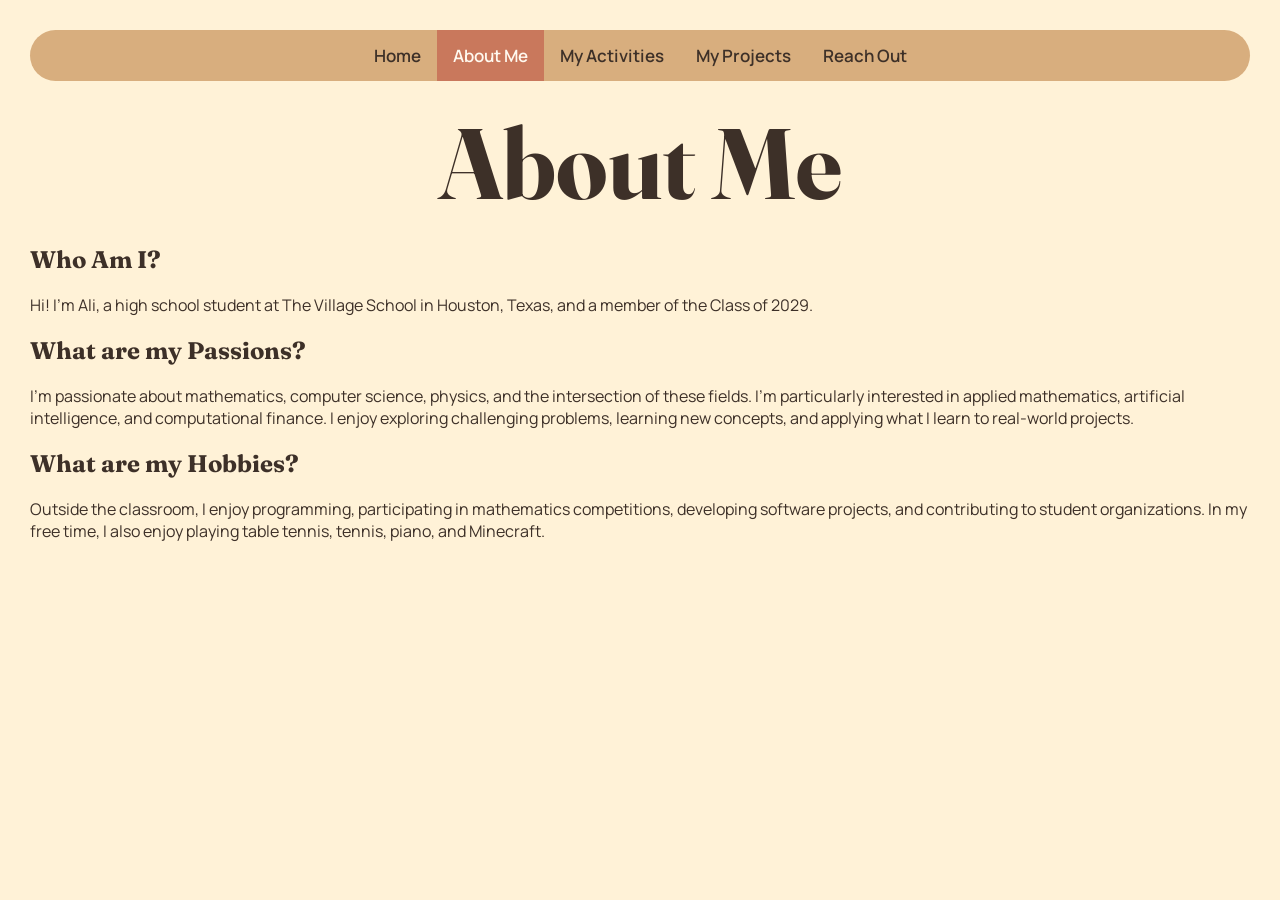
<file: AboutMePage/index.html>
<!DOCTYPE html>
<html lang="en">

<head>
    <meta charset="UTF-8">
    <meta name="viewport" content="width=device-width, initial-scale=1.0">
    <title>About Me</title>
    <link rel="stylesheet" href="style.css">
    <link rel="preconnect" href="https://fonts.googleapis.com">
    <link rel="preconnect" href="https://fonts.gstatic.com" crossorigin>
    <link
        href="https://fonts.googleapis.com/css2?family=Fraunces:opsz,wght@9..144,400;9..144,600;9..144,700&family=Manrope:wght@400;500;600;700&display=swap"
        rel="stylesheet">
</head>

<body>
    <!-- Navigation Bar -->
    <header>
        <div class="topnav">
            <a href="../HomePage/index.html">Home</a>
            <a class="active" href="index.html">About Me</a>
            <a href="../MyActivitiesPage/index.html">My Activities</a>
            <a href="../MyProjectsPage/index.html">My Projects</a>
            <a href="../MyContactPage/index.html">Reach Out</a>
        </div>
        <h1>About Me</h1>
    </header>

    <!-- This section introduces who I am -->
    <section id="WhoAmI">
        <h2>Who Am I?</h2>
        <p>
            Hi! I'm Ali, a high school student at The Village School in Houston, Texas, and a member of the Class of
            2029.
        </p>
    </section>

    <!-- This section talks about my academic interests and passions -->
    <section id="Passions">
        <h2>What are my Passions?</h2>
        <p>
            I'm passionate about mathematics, computer science, physics, and the intersection of these fields. I'm
            particularly interested in applied mathematics, artificial intelligence, and computational finance. I enjoy
            exploring challenging problems, learning new concepts, and applying what I learn to real-world projects.
        </p>
    </section>

    <!-- This section lists some of the things I enjoy doing in my free time -->
    <section id="Hobbies">
        <h2>What are my Hobbies?</h2>
        <p>
            Outside the classroom, I enjoy programming, participating in mathematics competitions, developing software
            projects, and contributing to student organizations. In my free time, I also enjoy playing table tennis,
            tennis, piano, and Minecraft.
        </p>
    </section>
</body>

</html>
</file>
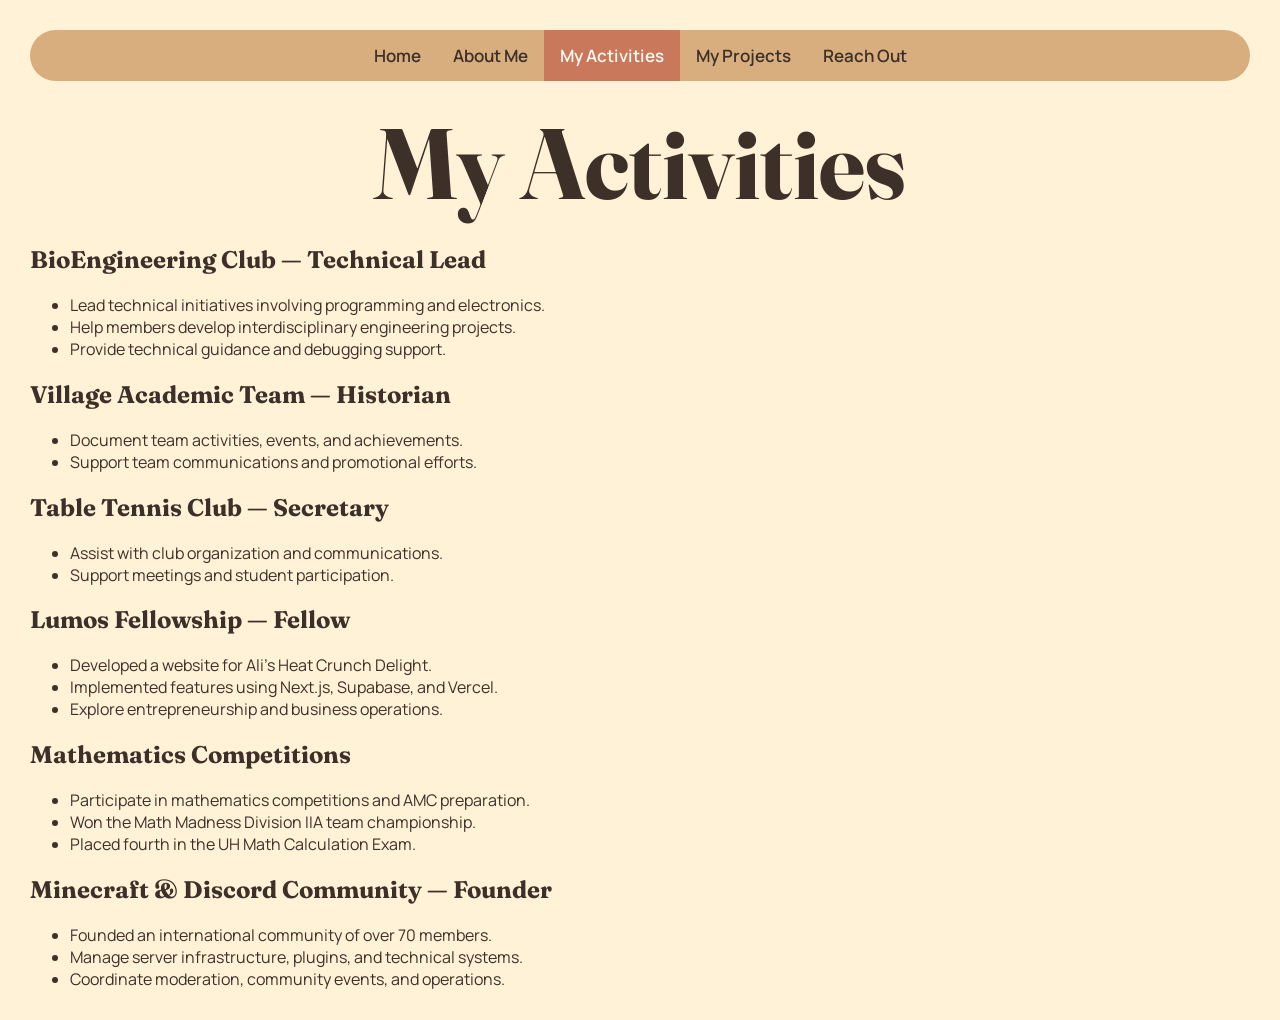
<file: MyActivitiesPage/index.html>
<!DOCTYPE html>
<html lang="en">

<head>
    <meta charset="UTF-8">
    <meta name="viewport" content="width=device-width, initial-scale=1.0">
    <title>My Activities</title>
    <link rel="stylesheet" href="style.css">
    <link rel="preconnect" href="https://fonts.googleapis.com">
    <link rel="preconnect" href="https://fonts.gstatic.com" crossorigin>
    <link
        href="https://fonts.googleapis.com/css2?family=Fraunces:opsz,wght@9..144,400;9..144,600;9..144,700&family=Manrope:wght@400;500;600;700&display=swap"
        rel="stylesheet">
</head>

<body>
    <!-- Navigation Bar -->
    <header>
        <div class="topnav">
            <a href="../HomePage/index.html">Home</a>
            <a href="../AboutMePage/index.html">About Me</a>
            <a class="active" href="index.html">My Activities</a>
            <a href="../MyProjectsPage/index.html">My Projects</a>
            <a href="../MyContactPage/index.html">Reach Out</a>
        </div>
        <h1>My Activities</h1>
    </header>

    <main>
        <!-- Each activity has its own section with a heading and bullet points -->
        <section class="activity">
            <h2>BioEngineering Club — Technical Lead</h2>
            <ul>
                <li>Lead technical initiatives involving programming and electronics.</li>
                <li>Help members develop interdisciplinary engineering projects.</li>
                <li>Provide technical guidance and debugging support.</li>
            </ul>
        </section>

        <section class="activity">
            <h2>Village Academic Team — Historian</h2>
            <ul>
                <li>Document team activities, events, and achievements.</li>
                <li>Support team communications and promotional efforts.</li>
            </ul>
        </section>

        <section class="activity">
            <h2>Table Tennis Club — Secretary</h2>
            <ul>
                <li>Assist with club organization and communications.</li>
                <li>Support meetings and student participation.</li>
            </ul>
        </section>

        <!-- This section talks about my fellowship and business experience -->
        <section class="activity">
            <h2>Lumos Fellowship — Fellow</h2>
            <ul>
                <li>Developed a website for Ali's Heat Crunch Delight.</li>
                <li>Implemented features using Next.js, Supabase, and Vercel.</li>
                <li>Explore entrepreneurship and business operations.</li>
            </ul>
        </section>

        <section class="activity">
            <h2>Mathematics Competitions</h2>
            <ul>
                <li>Participate in mathematics competitions and AMC preparation.</li>
                <li>Won the Math Madness Division IIA team championship.</li>
                <li>Placed fourth in the UH Math Calculation Exam.</li>
            </ul>
        </section>

        <!-- This section describes the community I founded and manage -->
        <section class="activity">
            <h2>Minecraft & Discord Community — Founder</h2>
            <ul>
                <li>Founded an international community of over 70 members.</li>
                <li>Manage server infrastructure, plugins, and technical systems.</li>
                <li>Coordinate moderation, community events, and operations.</li>
            </ul>
        </section>
    </main>
</body>

</html>
</file>
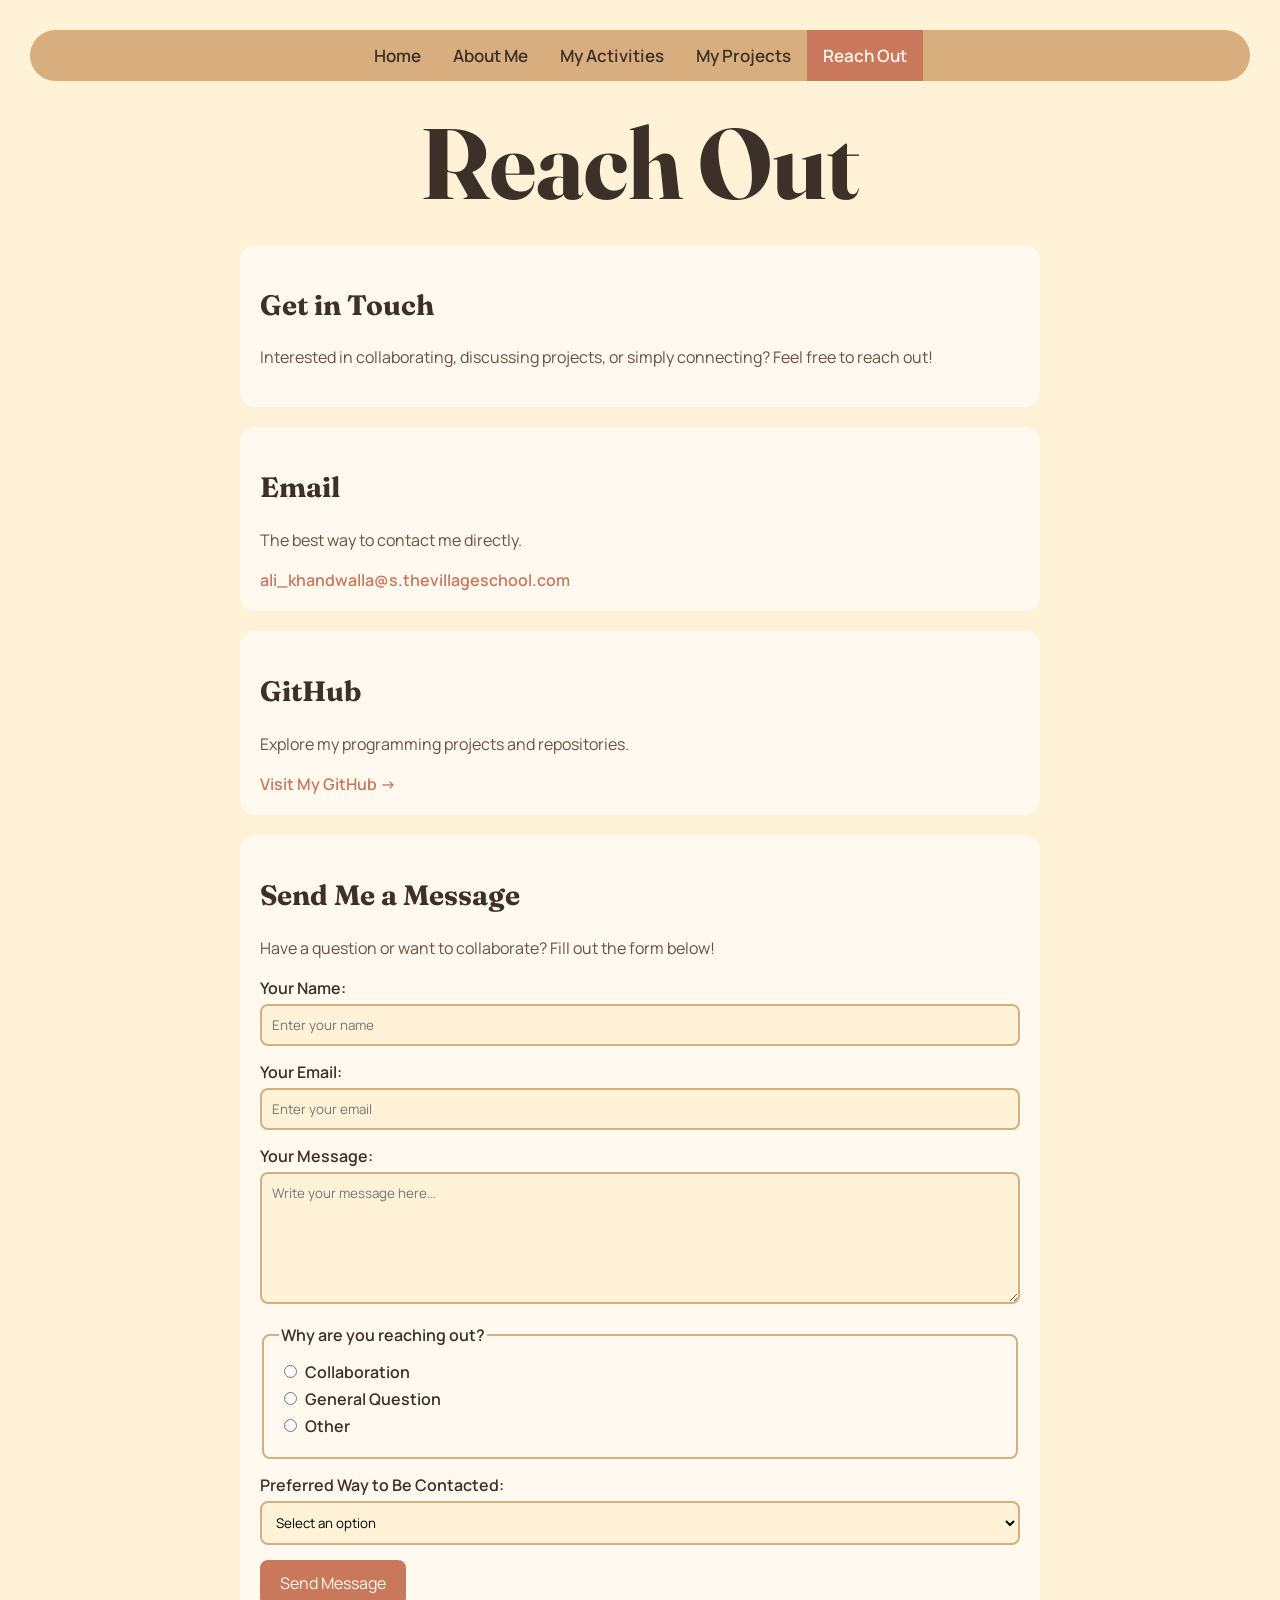
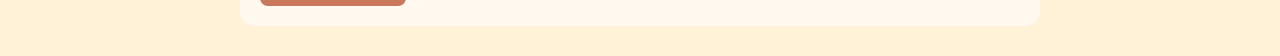
<file: MyContactPage/index.html>
<!DOCTYPE html>
<html lang="en">

<head>
    <meta charset="UTF-8">
    <meta name="viewport" content="width=device-width, initial-scale=1.0">
    <title>Reach Out</title>
    <link rel="stylesheet" href="style.css">
    <link rel="preconnect" href="https://fonts.googleapis.com">
    <link rel="preconnect" href="https://fonts.gstatic.com" crossorigin>
    <link
        href="https://fonts.googleapis.com/css2?family=Fraunces:opsz,wght@9..144,400;9..144,600;9..144,700&family=Manrope:wght@400;500;600;700&display=swap"
        rel="stylesheet">
</head>

<body>
    <!-- Navigation Bar -->
    <header>
        <div class="topnav">
            <a href="../HomePage/index.html">Home</a>
            <a href="../AboutMePage/index.html">About Me</a>
            <a href="../MyActivitiesPage/index.html">My Activities</a>
            <a href="../MyProjectsPage/index.html">My Projects</a>
            <a class="active" href="index.html">Reach Out</a>
        </div>
        <h1>Reach Out</h1>
    </header>

    <main>
        <!-- This section introduces the contact page -->
        <section class="contact">
            <h2>Get in Touch</h2>
            <p>
                Interested in collaborating, discussing projects,
                or simply connecting? Feel free to reach out!
            </p>
        </section>

        <!-- These sections provide my email and GitHub information -->
        <section class="contact">
            <h2>Email</h2>
            <p>
                The best way to contact me directly.
            </p>
            <a href="mailto:ali_khandwalla@s.thevillageschool.com">
                ali_khandwalla@s.thevillageschool.com
            </a>
        </section>

        <section class="contact">
            <h2>GitHub</h2>
            <p>
                Explore my programming projects and repositories.
            </p>
            <a href="https://github.com/AliKhandwalla"
               target="_blank" rel="noopener noreferrer">
                Visit My GitHub →
            </a>
        </section>

        <!-- Contact Form -->
        <section class="contact">
            <h2>Send Me a Message</h2>
            <p>
                Have a question or want to collaborate?
                Fill out the form below!
            </p>

            <!-- Required makes sure the visitor fills out the fields -->
            <form action="#" method="post">

                <div>
                    <label for="name">Your Name:</label>
                    <input
                        type="text"
                        id="name"
                        name="name"
                        placeholder="Enter your name"
                        required>
                </div>

                <div>
                    <label for="email">Your Email:</label>
                    <!-- Email type checks for a valid email format -->
                    <!-- Placeholder shows example text inside the box -->
                    <input
                        type="email"
                        id="email"
                        name="email"
                        placeholder="Enter your email"
                        required>
                </div>

                <div>
                    <label for="message">Your Message:</label>
                    <textarea
                        id="message"
                        name="message"
                        rows="6"
                        placeholder="Write your message here..."
                        required></textarea>
                </div>

                <!-- Radio buttons - Visitors choose why they are contacting me -->
                <!-- Using the same name means only one option can be selected -->
                <fieldset>
                    <legend>Why are you reaching out?</legend>

                    <div>
                        <input
                            type="radio"
                            id="collaboration"
                            name="reason"
                            value="collaboration"
                            required>
                        <label for="collaboration">Collaboration</label>
                    </div>

                    <div>
                        <input
                            type="radio"
                            id="question"
                            name="reason"
                            value="question">
                        <label for="question">General Question</label>
                    </div>

                    <div>
                        <input
                            type="radio"
                            id="other"
                            name="reason"
                            value="other">
                        <label for="other">Other</label>
                    </div>
                </fieldset>

                <!-- Dropdown menu - Visitors choose how they want to be contacted -->
                <div>
                    <label for="contact-method">
                        Preferred Way to Be Contacted:
                    </label>

                    <select id="contact-method" name="contact-method" required>
                        <option value="" disabled selected>
                            Select an option
                        </option>
                        <option value="email">Email</option>
                        <option value="github">GitHub</option>
                        <option value="no-preference">No Preference</option>
                    </select>
                </div>

                <!-- Submit button (form needs a backend to send messages) -->
                <button type="submit">Send Message</button>
            </form>
        </section>
    </main>
</body>

</html>
</file>
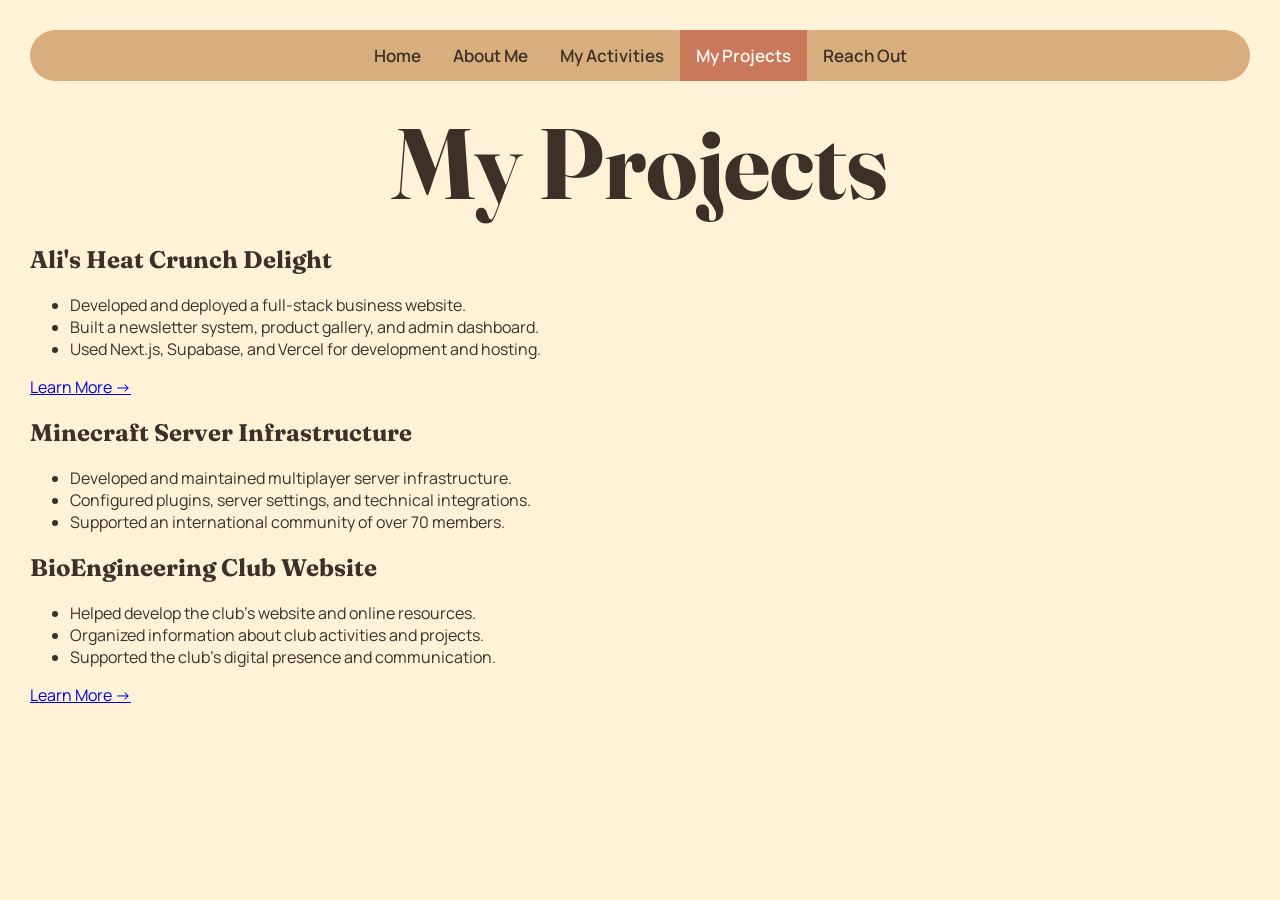
<file: MyProjectsPage/index.html>
<!DOCTYPE html>
<html lang="en">

<head>
    <meta charset="UTF-8">
    <meta name="viewport" content="width=device-width, initial-scale=1.0">
    <title>My Projects</title>
    <link rel="stylesheet" href="style.css">
    <link rel="preconnect" href="https://fonts.googleapis.com">
    <link rel="preconnect" href="https://fonts.gstatic.com" crossorigin>
    <link
        href="https://fonts.googleapis.com/css2?family=Fraunces:opsz,wght@9..144,400;9..144,600;9..144,700&family=Manrope:wght@400;500;600;700&display=swap"
        rel="stylesheet">
</head>

<body>
    <!-- Navigation Bar -->
    <header>
        <div class="topnav">
            <a href="../HomePage/index.html">Home</a>
            <a href="../AboutMePage/index.html">About Me</a>
            <a href="../MyActivitiesPage/index.html">My Activities</a>
            <a class="active" href="index.html">My Projects</a>
            <a href="../MyContactPage/index.html">Reach Out</a>
        </div>
        <h1>My Projects</h1>
    </header>
    <main>
        <!-- Each project has its own section with a title and information about it -->
        <section class="project">
            <h2>Ali's Heat Crunch Delight</h2>
            <!-- The unordered list explains the features and technologies used -->
            <ul>
                <li>Developed and deployed a full-stack business website.</li>
                <li>Built a newsletter system, product gallery, and admin dashboard.</li>
                <li>Used Next.js, Supabase, and Vercel for development and hosting.</li>
            </ul>
            <a href="https://alisheatcrunchdelight.com" target="_blank" rel="noopener noreferrer">
                Learn More →
            </a>
        </section>

        <section class="project">
            <h2>Minecraft Server Infrastructure</h2>
            <ul>
                <li>Developed and maintained multiplayer server infrastructure.</li>
                <li>Configured plugins, server settings, and technical integrations.</li>
                <li>Supported an international community of over 70 members.</li>
            </ul>
        </section>

        <section class="project">
            <h2>BioEngineering Club Website</h2>
            <ul>
                <li>Helped develop the club's website and online resources.</li>
                <li>Organized information about club activities and projects.</li>
                <li>Supported the club's digital presence and communication.</li>
            </ul>
            <!-- This link opens the club website in a new tab -->
            <a href="https://sites.google.com/s.thevillageschool.com/bioengineering-club-site" target="_blank"
                rel="noopener noreferrer">
                Learn More →
            </a>
        </section>
    </main>
</body>

</html>
</file>
<file: AboutMePage/style.css>
/* Color variables - I learned this so that when you want to set like an 'enviornment
variable' sort of thing you can add this so you can use it across the website*/
:root {
  --cream: #fff2d7;
  --peach: #ffe0b5;
  --apricot: #f8c794;
  --caramel: #d8ae7e;

  --off-white: #fff9ef;
  --espresso: #3d3028;
  --cocoa: #6b5142;

  --terracotta: #c9785c;
  --sage: #a8b79e;
  --teal: #688f88;
  --lavender: #b39bc8;
}


/* Whole page */
body {
  margin: 30px;

  /* Manrope for normal text */
  font-family: "Manrope", sans-serif;

  background-color: var(--cream);
  color: var(--espresso);
}


/* Headings */
h1,
h2,
h3 {
  font-family: "Fraunces", Georgia, serif;
}

h1 {
  font-size: 100px;
  text-align: center;
  margin-top: 20px;
  margin-bottom: 20px;
}


/* Top navigation */
.topnav {
  background-color: var(--caramel);
  overflow: hidden;

  display: flex;
  justify-content: center;
  border-radius: 50px;
}


/* Navigation links */
.topnav a {
  color: var(--espresso);
  text-align: center;
  padding: 14px 16px;
  text-decoration: none;
  font-size: 17px;
  font-weight: 600;
}


/* Hover */
.topnav a:hover {
  background-color: var(--peach);
  color: var(--espresso);
}


/* Current page */
.topnav a.active {
  background-color: var(--terracotta);
  color: var(--off-white);
}
</file>
<file: MyActivitiesPage/style.css>
/* Color variables - I learned this so that when you want to set like an 'enviornment
variable' sort of thing you can add this so you can use it across the website*/
:root {
  --cream: #fff2d7;
  --peach: #ffe0b5;
  --apricot: #f8c794;
  --caramel: #d8ae7e;

  --off-white: #fff9ef;
  --espresso: #3d3028;
  --cocoa: #6b5142;

  --terracotta: #c9785c;
  --sage: #a8b79e;
  --teal: #688f88;
  --lavender: #b39bc8;
}


/* Whole page */
body {
  margin: 30px;

  /* Manrope for normal text */
  font-family: "Manrope", sans-serif;

  background-color: var(--cream);
  color: var(--espresso);
}


/* Headings */
h1,
h2,
h3 {
  font-family: "Fraunces", Georgia, serif;
}

h1 {
  font-size: 100px;
  text-align: center;
  margin-top: 20px;
  margin-bottom: 20px;
}


/* Top navigation */
.topnav {
  background-color: var(--caramel);
  overflow: hidden;

  display: flex;
  justify-content: center;
  border-radius: 50px;
}


/* Navigation links */
.topnav a {
  color: var(--espresso);
  text-align: center;
  padding: 14px 16px;
  text-decoration: none;
  font-size: 17px;
  font-weight: 600;
}


/* Hover */
.topnav a:hover {
  background-color: var(--peach);
  color: var(--espresso);
}


/* Current page */
.topnav a.active {
  background-color: var(--terracotta);
  color: var(--off-white);
}
</file>
<file: MyContactPage/style.css>
/* Color variables - I learned this so that when you want to set like an 'environment
variable' sort of thing you can add this so you can use it across the website */
:root {
    --cream: #fff2d7;
    --peach: #ffe0b5;
    --apricot: #f8c794;
    --caramel: #d8ae7e;

    --off-white: #fff9ef;
    --espresso: #3d3028;
    --cocoa: #6b5142;

    --terracotta: #c9785c;
    --sage: #a8b79e;
    --teal: #688f88;
    --lavender: #b39bc8;
}


/* Whole page */
body {
    margin: 30px;

    /* Manrope for normal text */
    font-family: "Manrope", sans-serif;

    background-color: var(--cream);
    color: var(--espresso);
}


/* Headings */
h1,
h2,
h3 {
    font-family: "Fraunces", Georgia, serif;
}

h1 {
    font-size: 100px;
    text-align: center;
    margin-top: 20px;
    margin-bottom: 20px;
}


/* Top navigation */
.topnav {
    background-color: var(--caramel);
    overflow: hidden;

    display: flex;
    justify-content: center;
    border-radius: 50px;
}


/* Navigation links */
.topnav a {
    color: var(--espresso);
    text-align: center;
    padding: 14px 16px;
    text-decoration: none;
    font-size: 17px;
    font-weight: 600;
}


/* Hover */
.topnav a:hover {
    background-color: var(--peach);
    color: var(--espresso);
}


/* Current page */
.topnav a.active {
    background-color: var(--terracotta);
    color: var(--off-white);
}


/* Main content - This makes it so the contact information
doesn't stretch across the entire screen */
main {
    max-width: 800px;
    margin: auto;
}


/* Contact sections - Each section has a different background
and some space around the text so it looks nicer */
.contact {
    background-color: var(--off-white);
    padding: 20px;
    margin-bottom: 20px;
    border-radius: 15px;
}


/* Contact headings */
.contact h2 {
    font-size: 28px;
}


/* Contact paragraphs */
.contact p {
    color: var(--cocoa);
    line-height: 1.6;
}


/* Contact links */
.contact a {
    color: var(--terracotta);
    font-weight: 600;
    text-decoration: none;
    overflow-wrap: anywhere;
}


/* Contact link hover */
.contact a:hover {
    color: var(--cocoa);
    text-decoration: underline;
}


/* Form labels - I put display block here so that the labels
show up above the text boxes instead of being next to them */
.contact label {
    display: block;
    margin-bottom: 5px;
    font-weight: 600;
}


/* Form inputs - This is for the name and email boxes.
I made them take up the full width and added padding so
the text isn't touching the edges of the boxes */
.contact input {
    width: 100%;
    padding: 10px;
    margin-bottom: 15px;

    background-color: var(--cream);
    border: 2px solid var(--caramel);
    border-radius: 8px;

    font-family: "Manrope", sans-serif;
    box-sizing: border-box;
}


/* Text area - Basically the same as the inputs but this
one is for the bigger message box */
.contact textarea {
    width: 100%;
    padding: 10px;
    margin-bottom: 15px;

    background-color: var(--cream);
    border: 2px solid var(--caramel);
    border-radius: 8px;

    font-family: "Manrope", sans-serif;
    box-sizing: border-box;
}


/* Radio buttons - Since I already made all inputs 100% width,
I have to change the radio buttons back to auto or else
they would take up a bunch of space */
.contact input[type="radio"] {
    width: auto;
    margin-right: 5px;
    margin-bottom: 10px;
}


/* Radio labels - I used inline here because otherwise
the labels would appear under the radio buttons instead
of next to them */
.contact input[type="radio"] + label {
    display: inline;
    margin-right: 15px;
}


/* Radio group - This is just the box around the radio
button options so they are all grouped together */
.contact fieldset {
    border: 2px solid var(--caramel);
    border-radius: 8px;
    margin-bottom: 15px;
    padding: 15px;
}


/* Radio group heading */
.contact legend {
    font-weight: 600;
}


/* Dropdown menu - I used the same colors and border as
the other input boxes so everything matches */
.contact select {
    width: 100%;
    padding: 10px;
    margin-bottom: 15px;

    background-color: var(--cream);
    border: 2px solid var(--caramel);
    border-radius: 8px;

    font-family: "Manrope", sans-serif;
    box-sizing: border-box;
}


/* Submit button - Just changes the colors and size of the
button. Cursor pointer makes the mouse turn into the little
hand thing when you hover over it */
.contact button {
    background-color: var(--terracotta);
    color: var(--off-white);

    padding: 12px 20px;
    border: none;
    border-radius: 8px;

    font-family: "Manrope", sans-serif;
    font-size: 16px;
    cursor: pointer;
}


/* Button hover */
.contact button:hover {
    background-color: var(--cocoa);
}
</file>
<file: MyProjectsPage/style.css>
/* Color variables - I learned this so that when you want to set like an 'enviornment
variable' sort of thing you can add this so you can use it across the website*/
:root {
    --cream: #fff2d7;
    --peach: #ffe0b5;
    --apricot: #f8c794;
    --caramel: #d8ae7e;

    --off-white: #fff9ef;
    --espresso: #3d3028;
    --cocoa: #6b5142;

    --terracotta: #c9785c;
    --sage: #a8b79e;
    --teal: #688f88;
    --lavender: #b39bc8;
}


/* Whole page */
body {
    margin: 30px;

    /* Manrope for normal text */
    font-family: "Manrope", sans-serif;

    background-color: var(--cream);
    color: var(--espresso);
}


/* Headings */
h1,
h2,
h3 {
    font-family: "Fraunces", Georgia, serif;
}

h1 {
    font-size: 100px;
    text-align: center;
    margin-top: 20px;
    margin-bottom: 20px;
}


/* Top navigation */
.topnav {
    background-color: var(--caramel);
    overflow: hidden;

    display: flex;
    justify-content: center;
    border-radius: 50px;
}


/* Navigation links */
.topnav a {
    color: var(--espresso);
    text-align: center;
    padding: 14px 16px;
    text-decoration: none;
    font-size: 17px;
    font-weight: 600;
}


/* Hover */
.topnav a:hover {
    background-color: var(--peach);
    color: var(--espresso);
}


/* Current page */
.topnav a.active {
    background-color: var(--terracotta);
    color: var(--off-white);
}
</file>
